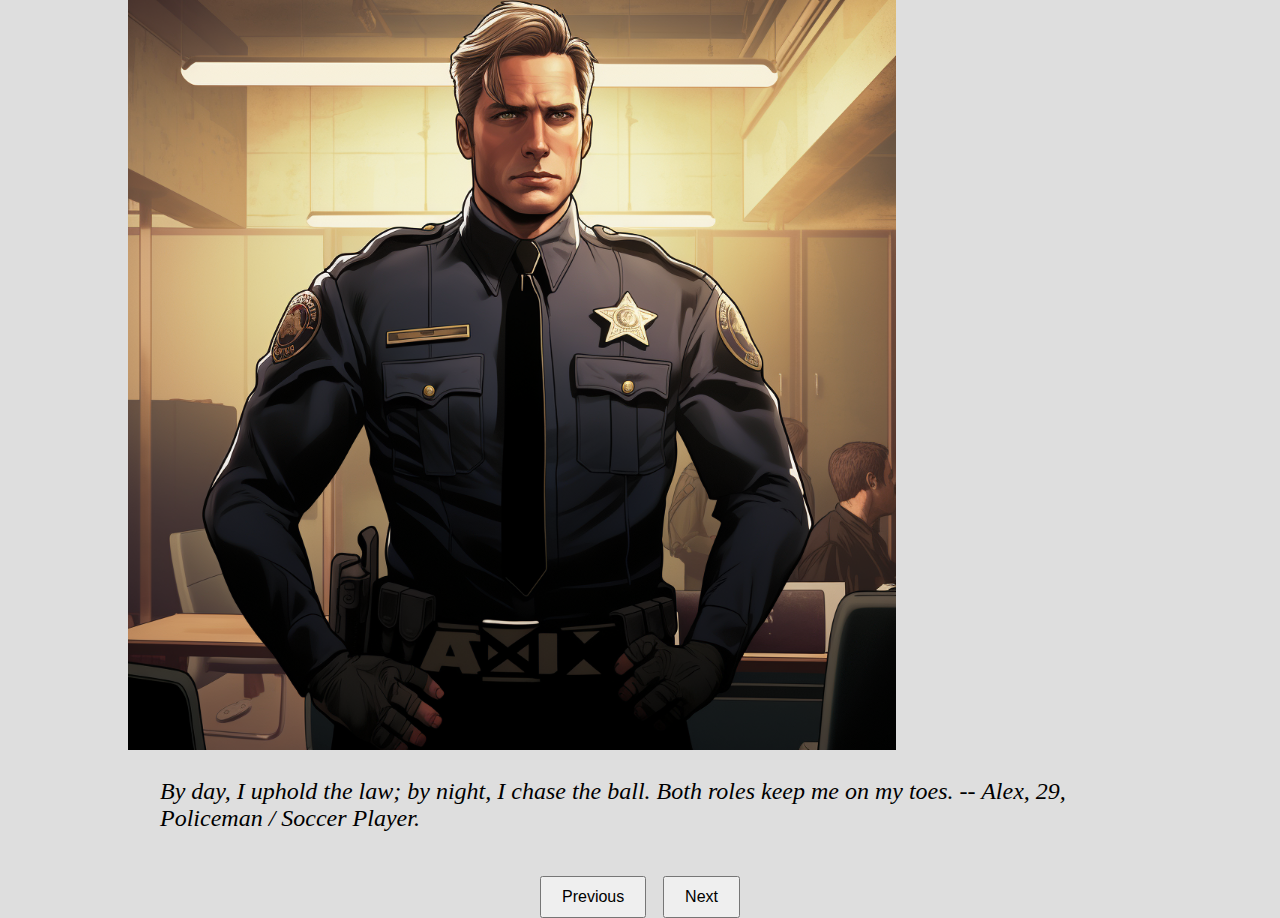
<file: Project 1/index.html>
<!DOCTYPE html>
<html lang="en">

<head>
    <meta charset="UTF-8">
    <meta name="viewport" content="width=device-width, initial-scale=1.0">
    <link rel="stylesheet" href="styles.css">
    <title>Those Who Live with Slashes</title>
</head>

<body>
    <div class="image-container">
        <img id="imageContainer" src="alex1.png">
    </div>

    <p class="image-paragraph" id="paraContainer">
        "By day, I uphold the law; by night, I chase the ball. Both roles keep me on my toes. -- Alex, 29, Policeman / Soccer Player."
        
    </p>


    <div class="controls">
        <button id="previous">Previous</button>
        <button id="next">Next</button>
    </div>

    <script src="script.js"></script>

</body>

</html>
</file>
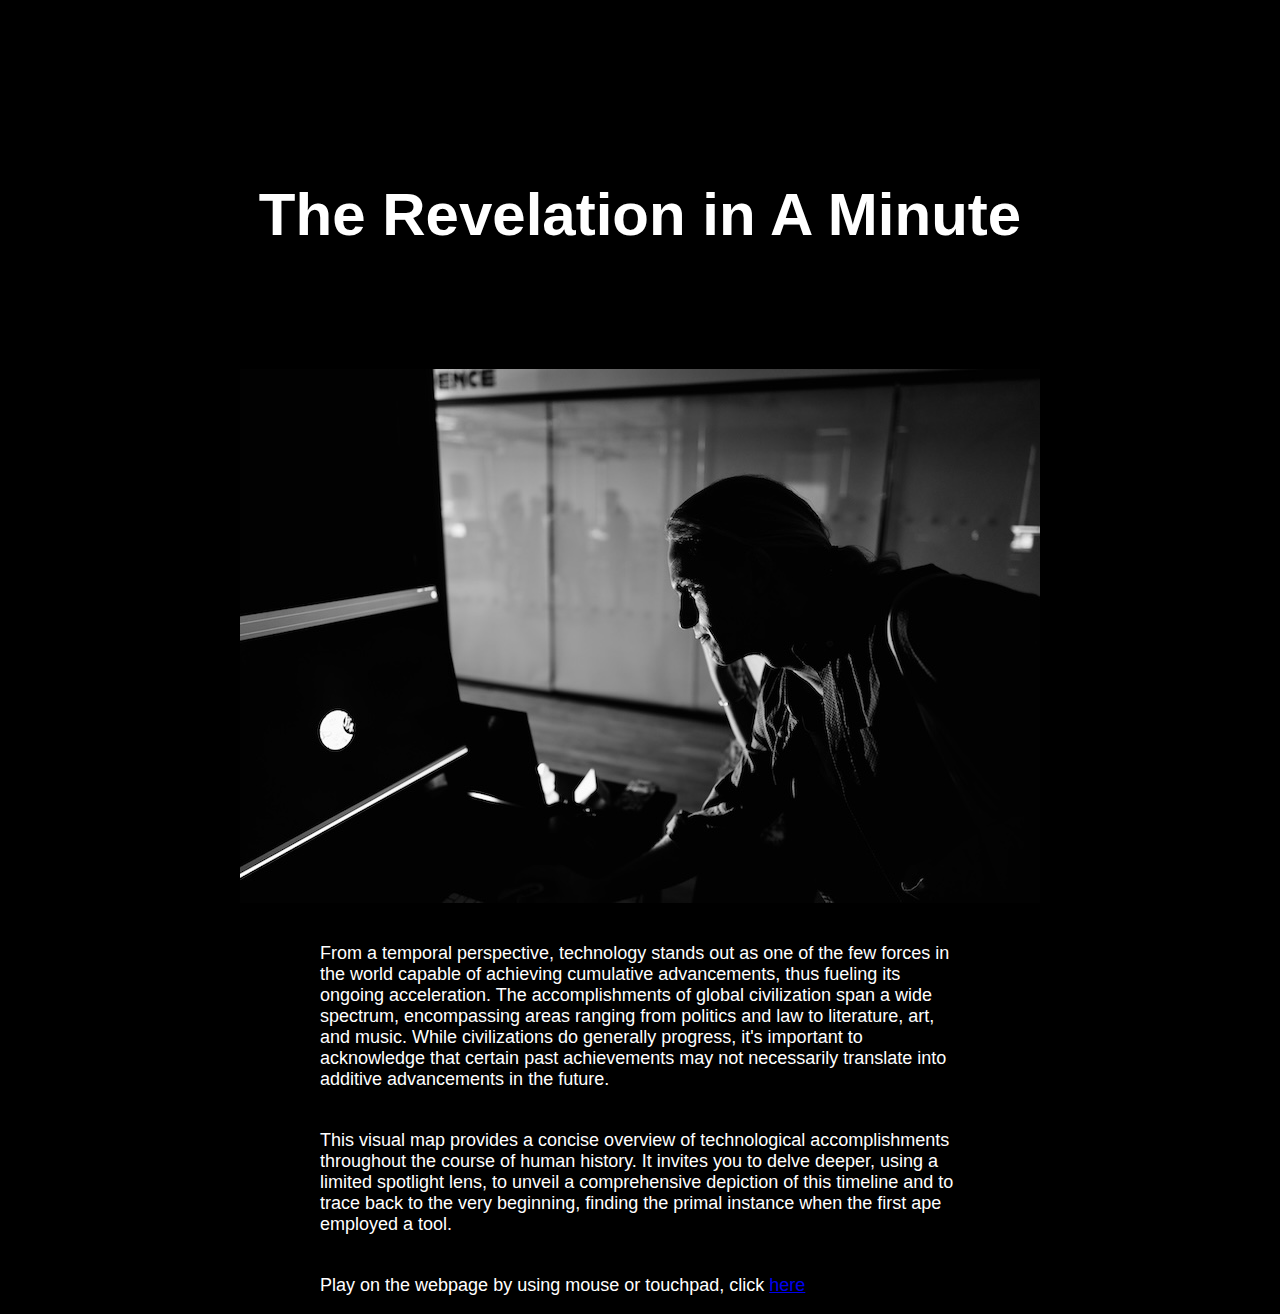
<file: Week 0/index.html>
<html>
<head>
    <meta charset="UTF-8">
    <title> summer project </title>
    <link rel="stylesheet" type="text/css" href="styles.css">
</head>
<body>
    <div class="container">
        <h1>The Revelation in A Minute</h1>
        <img src="./assets/L1020335.JPG" alt="onsite picture">
        <p> From a temporal perspective, technology stands out as one of the few forces in the world capable of achieving cumulative advancements, thus fueling its ongoing acceleration. The accomplishments of global civilization span a wide spectrum, encompassing areas ranging from politics and law to literature, art, and music. While civilizations do generally progress, it's important to acknowledge that certain past achievements may not necessarily translate into additive advancements in the future.</p>

            <p>This visual map provides a concise overview of technological accomplishments throughout the course of human history. It invites you to delve deeper, using a limited spotlight lens, to unveil a comprehensive depiction of this timeline and to trace back to the very beginning, finding the primal instance when the first ape employed a tool. </p>
            <p>Play on the webpage by using mouse or touchpad, click <a href="https://editor.p5js.org/PhilGuo/full/nxhwNtyjY" target="_blank">here</a></p> 
        </body>
 </html>
</file>
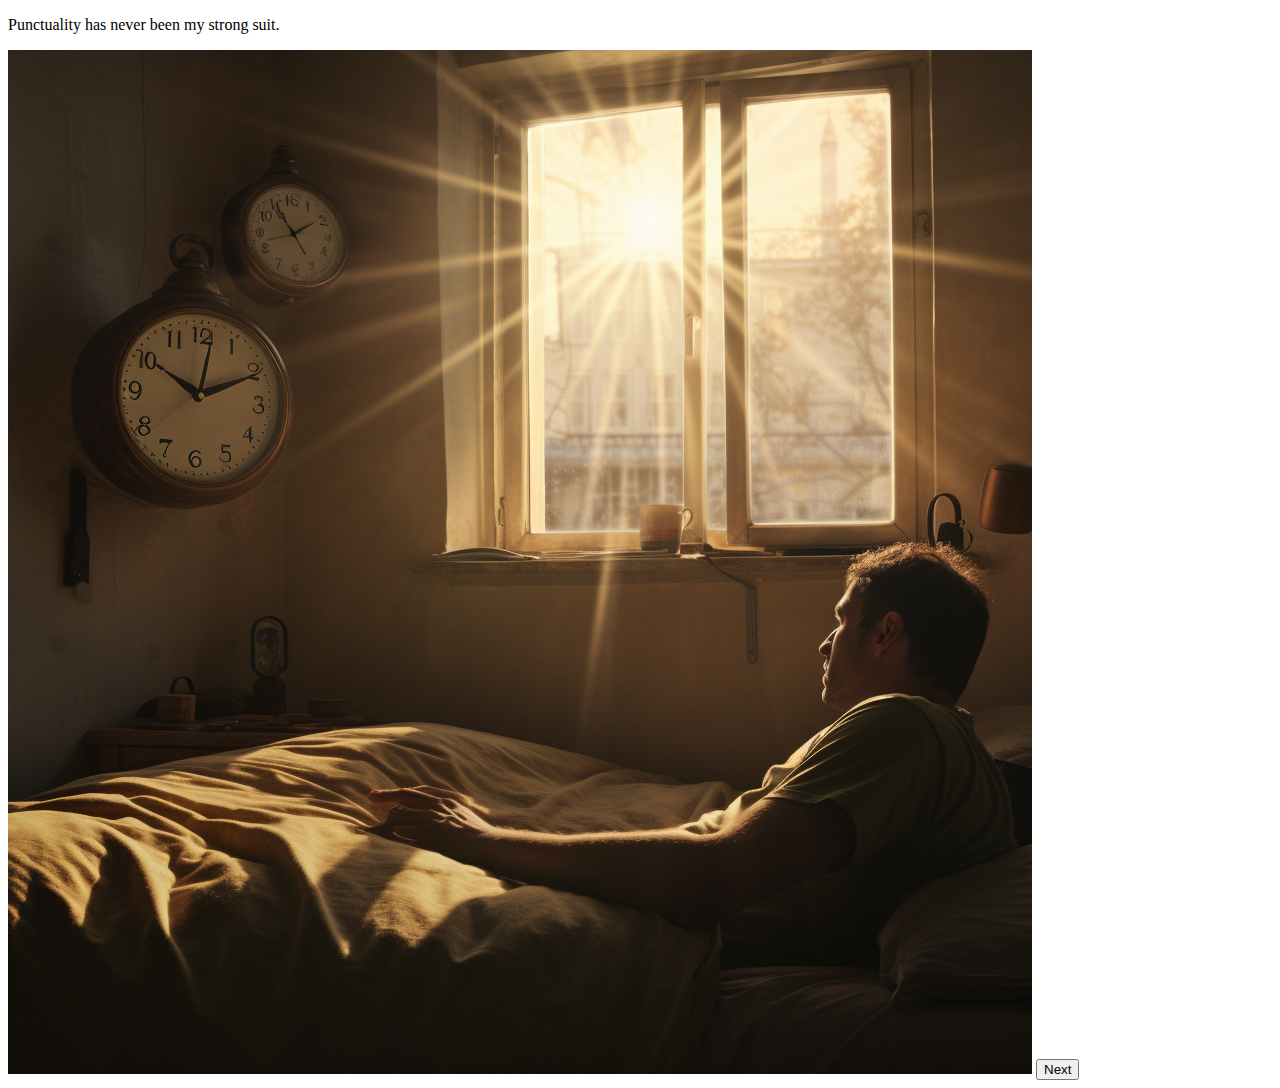
<file: Week 2/index.html>
<!DOCTYPE html>
<html>
<head>
    <title>Interactive Story</title>
</head>
<body>
    <p id="story-text">Punctuality has never been my strong suit.</p>
    <img id="image" src="image1.PNG" alt="Image 1" onclick="changeImageAndText()">
    <button id="next" onclick="changeImageAndText()">Next</button>
    <script src="script.js"></script>
</body>
</html>
</file>
<file: Project 1/styles.css>
body {
    display: flex;
    flex-direction: column;
    align-items: center;
    justify-content: center;
    height: 100vh;
    margin: 0;
    background-color: #dedede;
}

.image-container {
    position: relative;
}

img {
    max-width: 75%;
    transition: transform 0.3s ease-in-out;
    display: inline-block;
}

p {
    color: rgb(0, 0, 0);
    font-family: 'Times New Roman', Times, serif;
    font-size: 24px;
    max-width: 75%;
    position: relative;
    font-style: italic;
}


.controls {
    margin-top: 20px;
    display: flex;
    justify-content: space-between;
    width: 200px;
}

button {
    padding: 10px 20px;
    font-size: 16px;
    cursor: pointer;
}
</file>
<file: Week 0/styles.css>
body {
    background-color: black;
    color: white;
    font-family: Arial, sans-serif;
    margin: 0;
    padding: 0;
    flex-direction: column;
    justify-content: flex-start;
    align-items: center;
}


.container {
    text-align: center;
}


h1 {
    font-size: 60px;
    margin-top: 180
}


img {
    max-width: 100%;
    height: auto;
    margin-top: 80px;
}


p {
    font-size: 18px;
    margin-top: 40px;
    text-align: left;
    margin-left: 320px;
    margin-right: 320px;
}
</file>
